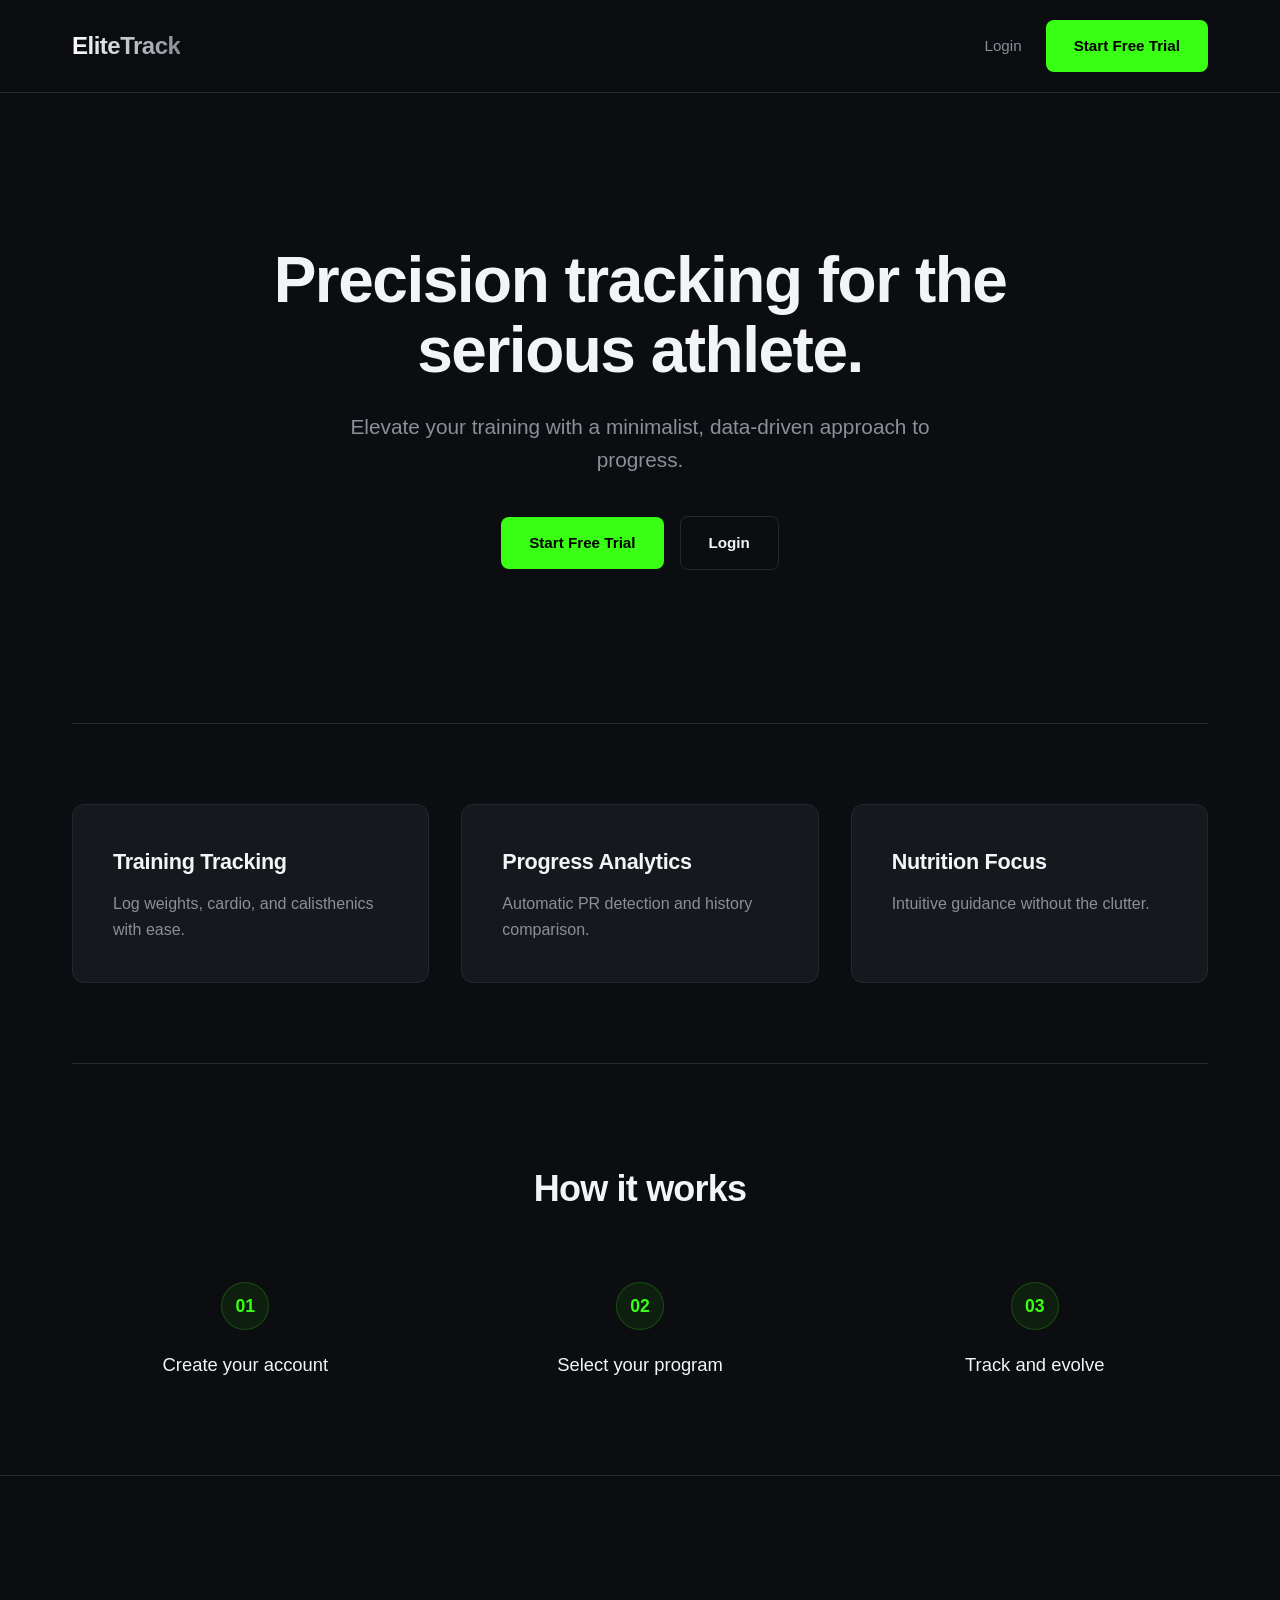
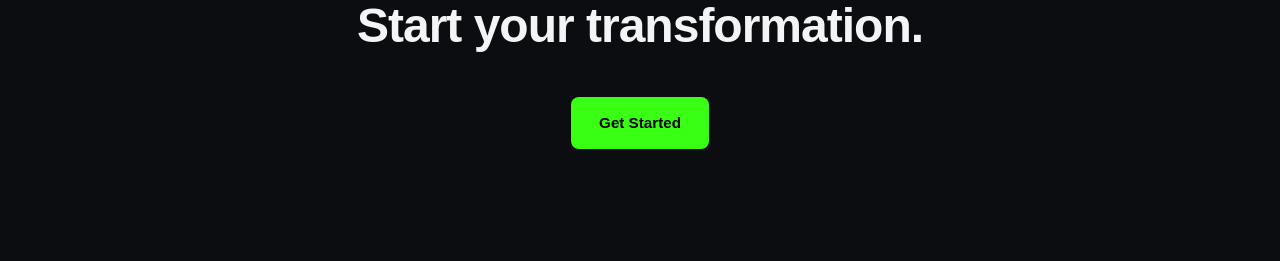
<file: index.html>
<!DOCTYPE html>
<html lang="en">

<head>
    <meta charset="UTF-8">
    <meta name="viewport" content="width=device-width, initial-scale=1.0">
    <title>EliteTrack | Modern Fitness Tracking</title>
    <link rel="stylesheet" href="styles.css">
    <link rel="manifest" href="/manifest.json">
    <meta name="theme-color" content="#000000">
</head>

<body>
    <header>
        <nav>
            <div class="logo">EliteTrack</div>
            <div class="nav-links">
                <a href="/login/">Login</a>
                <a href="/signup/" class="btn-primary">Start Free Trial</a>
            </div>
        </nav>
    </header>

    <main>
        <section class="hero">
            <h1>Precision tracking for the serious athlete.</h1>
            <p>Elevate your training with a minimalist, data-driven approach to progress.</p>
            <div class="hero-actions">
                <a href="/signup/" class="btn-primary">Start Free Trial</a>
                <a href="/login/" class="btn-secondary">Login</a>
            </div>
        </section>

        <section class="features">
            <div class="card-grid">
                <div class="card">
                    <h3>Training Tracking</h3>
                    <p>Log weights, cardio, and calisthenics with ease.</p>
                </div>
                <div class="card">
                    <h3>Progress Analytics</h3>
                    <p>Automatic PR detection and history comparison.</p>
                </div>
                <div class="card">
                    <h3>Nutrition Focus</h3>
                    <p>Intuitive guidance without the clutter.</p>
                </div>
            </div>
        </section>

        <section class="how-it-works">
            <h2>How it works</h2>
            <div class="steps">
                <div class="step"><span>01</span>
                    <p>Create your account</p>
                </div>
                <div class="step"><span>02</span>
                    <p>Select your program</p>
                </div>
                <div class="step"><span>03</span>
                    <p>Track and evolve</p>
                </div>
            </div>
        </section>
    </main>

    <footer>
        <h2>Start your transformation.</h2>
        <a href="/signup/" class="btn-primary">Get Started</a>
    </footer>
    <script>
        if ("serviceWorker" in navigator) {
            window.addEventListener("load", () => {
                navigator.serviceWorker.register("/sw.js")
                    .then((registration) => {
                        console.log("Service Worker registered:", registration);
                    })
                    .catch((error) => {
                        console.log("Service Worker registration failed:", error);
                    });
            });
        }
    </script>
</body>

</html>
</file>
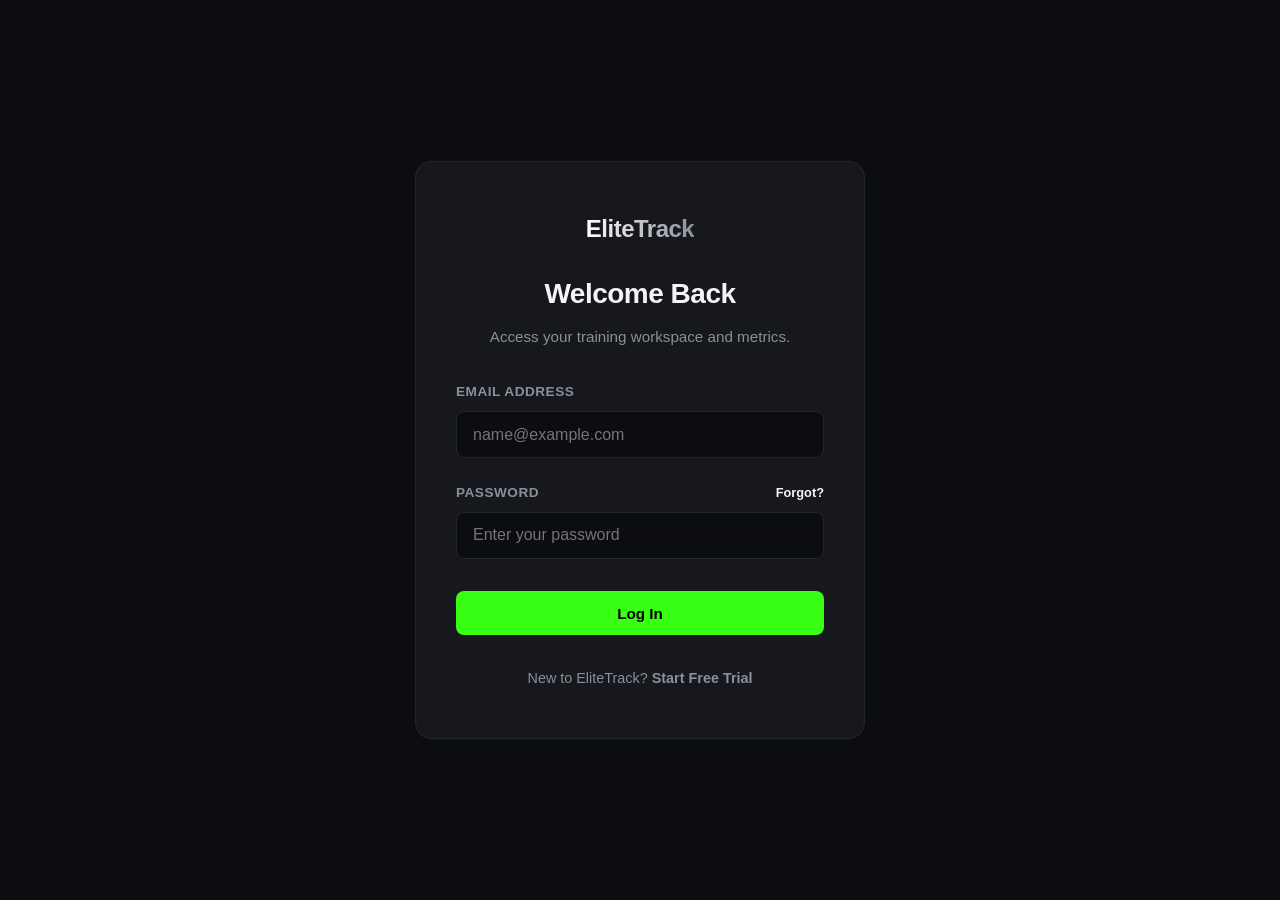
<file: login/index.html>
<!DOCTYPE html>
<html lang="en">

<head>
  <meta charset="UTF-8">
  <meta name="viewport" content="width=device-width, initial-scale=1.0">
  <title>Login | EliteTrack</title>
  <link rel="stylesheet" href="/styles.css"> <!-- Absolute path -->
  <link rel="stylesheet" href="/login/login.css"> <!-- Absolute path -->
  <link rel="manifest" href="/manifest.json">
  <meta name="theme-color" content="#000000">
</head>

<body>
  <!-- Centering Container wrapper -->
  <div class="auth-container">
    <div class="auth-card">
      <div class="auth-header">
        <a href="/" class="logo-link">EliteTrack</a>
        <h1>Welcome Back</h1>
        <p>Access your training workspace and metrics.</p>
      </div>

      <!-- Live Error/Success Output Banner -->
      <div id="errorBanner" class="error-banner hidden"></div>

      <form id="loginForm" class="auth-form">
        <div class="input-group">
          <label for="email">Email Address</label>
          <input type="email" id="email" required placeholder="name@example.com" autocomplete="email">
        </div>

        <div class="input-group">
          <div class="label-wrapper">
            <label for="password">Password</label>
            <a href="#" id="forgotPasswordBtn" class="forgot-link">Forgot?</a>
          </div>
          <input type="password" id="password" required placeholder="Enter your password"
            autocomplete="current-password">
        </div>

        <button type="submit" id="submitBtn" class="btn-primary auth-submit">
          <span id="btnText">Log In</span>
          <div id="spinner" class="spinner hidden"></div>
        </button>
      </form>

      <div class="auth-footer">
        <p>New to EliteTrack? <a href="/signup/">Start Free Trial</a></p>
      </div>
    </div>
  </div>

  <script src="/login/login.js" type="module"></script> <!-- Absolute path -->
  <script>
    if ("serviceWorker" in navigator) {
      navigator.serviceWorker.register("/sw.js");
    }
  </script>
</body>

</html>
</file>
<file: styles.css>
:root {
  --bg-main: #0c0d10;
  --bg-surface: #16181d;
  --border-subtle: #242730;
  --text-primary: #f3f4f6;
  --text-muted: #8a8f98;
  --brand-primary: #39ff14;
  --brand-hover: #29d609;
}

* {
  margin: 0;
  padding: 0;
  box-sizing: border-box;
}

body {
  font-family: -apple-system, BlinkMacSystemFont, "Segoe UI", Roboto, sans-serif;
  background-color: var(--bg-main);
  color: var(--text-primary);
  line-height: 1.6;
  overflow-x: hidden;
  -webkit-font-smoothing: antialiased;
}

main {
  max-width: 1200px;
  margin: 0 auto;
  padding: 0 2rem;
}

header {
  border-bottom: 1px solid var(--border-subtle);
  background-color: rgba(12, 13, 16, 0.8);
  backdrop-filter: blur(12px);
  position: sticky;
  top: 0;
  z-index: 100;
}

nav {
  max-width: 1200px;
  margin: 0 auto;
  display: flex;
  justify-content: space-between;
  align-items: center;
  padding: 1.25rem 2rem;
}

.logo {
  font-size: 1.5rem;
  font-weight: 800;
  letter-spacing: -0.5px;
  background: linear-gradient(90deg, #ffffff, var(--text-muted));
  -webkit-background-clip: text;
  -webkit-text-fill-color: transparent;
}

.nav-links {
  display: flex;
  align-items: center;
  gap: 1.5rem;
}

.nav-links a:not(.btn-primary) {
  color: var(--text-muted);
  text-decoration: none;
  font-weight: 500;
  font-size: 0.95rem;
  transition: color 0.2s ease;
}

.nav-links a:not(.btn-primary):hover {
  color: var(--text-primary);
}

.hero {
  display: flex;
  flex-direction: column;
  align-items: center;
  justify-content: center;
  text-align: center;
  min-height: 70vh;
  padding: 4rem 0;
  max-width: 800px;
  margin: 0 auto;
}

.hero h1 {
  font-size: clamp(2.5rem, 5vw, 4rem);
  font-weight: 800;
  line-height: 1.1;
  letter-spacing: -1.5px;
  margin-bottom: 1.5rem;
}

.hero p {
  font-size: clamp(1.1rem, 2vw, 1.3rem);
  color: var(--text-muted);
  max-width: 600px;
  margin-bottom: 2.5rem;
}

.hero-actions {
  display: flex;
  align-items: center;
  justify-content: center;
  gap: 1rem;
  width: 100%;
}

.btn-primary {
  background-color: var(--brand-primary);
  color: #000000;
  padding: 0.85rem 1.75rem;
  border-radius: 8px;
  text-decoration: none;
  font-weight: 600;
  font-size: 0.95rem;
  transition: background-color 0.2s ease, transform 0.1s ease;
  display: inline-block;
  border: none;
  cursor: pointer;
}

.btn-primary:hover {
  background-color: var(--brand-hover);
  transform: translateY(-1px);
}

.btn-secondary {
  background-color: transparent;
  color: var(--text-primary);
  padding: 0.85rem 1.75rem;
  border-radius: 8px;
  border: 1px solid var(--border-subtle);
  text-decoration: none;
  font-weight: 600;
  font-size: 0.95rem;
  transition: background-color 0.2s ease, border-color 0.2s ease;
  display: inline-block;
  cursor: pointer;
}

.btn-secondary:hover {
  background-color: var(--bg-surface);
  border-color: var(--text-muted);
}

.features {
  padding: 5rem 0;
  border-top: 1px solid var(--border-subtle);
}

.card-grid {
  display: grid;
  grid-template-columns: repeat(auto-fit, minmax(300px, 1fr));
  gap: 2rem;
}

.card {
  background-color: var(--bg-surface);
  padding: 2.5rem;
  border-radius: 12px;
  border: 1px solid var(--border-subtle);
  transition: transform 0.2s ease, border-color 0.2s ease;
}

.card:hover {
  transform: translateY(-4px);
  border-color: rgba(57, 255, 20, 0.3);
}

.card h3 {
  font-size: 1.35rem;
  font-weight: 700;
  margin-bottom: 0.75rem;
  letter-spacing: -0.3px;
}

.card p {
  color: var(--text-muted);
  font-size: 1rem;
}

.how-it-works {
  padding: 6rem 0;
  border-top: 1px solid var(--border-subtle);
  text-align: center;
}

.how-it-works h2 {
  font-size: 2.25rem;
  font-weight: 800;
  letter-spacing: -0.8px;
  margin-bottom: 4rem;
}

.steps {
  display: flex;
  justify-content: space-between;
  align-items: flex-start;
  gap: 3rem;
}

.step {
  flex: 1;
  display: flex;
  flex-direction: column;
  align-items: center;
  text-align: center;
}

.step span {
  font-size: 1.1rem;
  font-weight: 700;
  color: var(--brand-primary);
  background-color: rgba(57, 255, 20, 0.08);
  border: 1px solid rgba(57, 255, 20, 0.2);
  width: 48px;
  height: 48px;
  display: flex;
  align-items: center;
  justify-content: center;
  border-radius: 50%;
  margin-bottom: 1.25rem;
}

.step p {
  font-size: 1.15rem;
  font-weight: 500;
  color: var(--text-primary);
}

footer {
  padding: 7rem 0;
  border-top: 1px solid var(--border-subtle);
  text-align: center;
  display: flex;
  flex-direction: column;
  align-items: center;
  justify-content: center;
}

footer h2 {
  font-size: clamp(2rem, 4vw, 3rem);
  font-weight: 800;
  letter-spacing: -1px;
  margin-bottom: 2rem;
}

.dashboard-grid {
  display: grid;
  grid-template-columns: 1fr;
  gap: 2rem;
  width: 100%;
  margin: 0 auto;
}

@media (min-width: 768px) {
  .dashboard-grid {
    grid-template-columns: 1.2fr 0.8fr;
  }
}

.hidden {
  display: none !important;
}

@media (max-width: 768px) {
  nav {
    padding: 1rem;
  }

  main {
    padding: 0 1.25rem;
  }

  .hero {
    min-height: 60vh;
    padding: 3rem 0;
  }

  .hero-actions {
    flex-direction: column;
    gap: 0.75rem;
  }

  .btn-primary,
  .btn-secondary {
    width: 100%;
    text-align: center;
  }

  .steps {
    flex-direction: column;
    align-items: center;
    gap: 2.5rem;
  }

  .step {
    width: 100%;
  }
}

/* ==========================================================================
   Light Mode Theme Overrides (For both Clients & Coaches)
   ========================================================================== */
body.light-mode {
  --bg-main: #f9fafb;
  --bg-surface: #ffffff;
  --border-subtle: #e5e7eb;
  --text-primary: #111827;
  --text-muted: #6b7280;
}

body.light-mode .card,
body.light-mode .athlete-roster-item,
body.light-mode .history-day-card {
  background: var(--bg-surface) !important;
  color: var(--text-primary) !important;
  border-color: var(--border-subtle) !important;
}

body.light-mode h2,
body.light-mode h3,
body.light-mode h4,
body.light-mode strong,
body.light-mode label,
body.light-mode span:not(.category-tag) {
  color: var(--text-primary) !important;
}

body.light-mode .day-card-header {
  background: rgba(0, 0, 0, 0.02) !important;
}

body.light-mode .day-card-details {
  background: rgba(0, 0, 0, 0.04) !important;
}


/* ==========================================================================
   7 Custom White-Label Preset Themes (Coaches & Clients)
   ========================================================================== */

/* 1. Classic Obsidian (Default) */
[data-theme="classic"] {
  --bg-main: #0c0d10;
  --bg-surface: #16181d;
  --border-subtle: #242730;
  --text-primary: #f3f4f6;
  --text-muted: #8a8f98;
  --brand-primary: #39ff14;
  --brand-hover: #29d609;
}

/* 2. Sleek (Slate & Blue) */
[data-theme="sleek"] {
  --bg-main: #0f172a;
  --bg-surface: #1e293b;
  --border-subtle: #334155;
  --text-primary: #f8fafc;
  --text-muted: #94a3b8;
  --brand-primary: #38bdf8;
  --brand-hover: #0ea5e9;
}

/* 3. Modern (Electric Indigo) */
[data-theme="modern"] {
  --bg-main: #09090b;
  --bg-surface: #18181b;
  --border-subtle: #27272a;
  --text-primary: #fafafa;
  --text-muted: #a1a1aa;
  --brand-primary: #6366f1;
  --brand-hover: #4f46e5;
}

/* 4. Minimalist (Monochrome Warm Light-Mode) */
[data-theme="minimalist"] {
  --bg-main: #f5f5f4;
  --bg-surface: #ffffff;
  --border-subtle: #e7e5e4;
  --text-primary: #1c1917;
  --text-muted: #78716c;
  --brand-primary: #292524;
  --brand-hover: #44403c;
}

/* 5. Functional (Steel & Teal) */
[data-theme="functional"] {
  --bg-main: #111827;
  --bg-surface: #1f2937;
  --border-subtle: #374151;
  --text-primary: #f9fafb;
  --text-muted: #9ca3af;
  --brand-primary: #0d9488;
  --brand-hover: #0f766e;
}

/* 6. Elegant (Midnight Navy & Luxury Gold) */
[data-theme="elegant"] {
  --bg-main: #090d16;
  --bg-surface: #111726;
  --border-subtle: #1d273b;
  --text-primary: #f1f5f9;
  --text-muted: #64748b;
  --brand-primary: #fbbf24;
  --brand-hover: #f59e0b;
}

/* 7. Innovative (Synthwave Purple & Pink) */
[data-theme="innovative"] {
  --bg-main: #120024;
  --bg-surface: #22003c;
  --border-subtle: #380061;
  --text-primary: #ffffff;
  --text-muted: #b58cd6;
  --brand-primary: #ff007f;
  --brand-hover: #d6006a;
}
</file>
<file: login/login.css>
/* Ensure form controls inherit global obsidian styling */
/* Ensure form controls inherit global obsidian styling */
input, button {
  font-family: inherit;
}

.auth-container {
  display: flex;
  align-items: center;
  justify-content: center;
  min-height: 100vh;
  padding: 2rem 1.25rem;
}

.auth-card {
  background-color: var(--bg-surface);
  border: 1px solid var(--border-subtle);
  border-radius: 16px;
  padding: 3rem 2.5rem;
  width: 100%;
  max-width: 450px;
}

.auth-header {
  text-align: center;
  margin-bottom: 2rem;
}

.logo-link {
  text-decoration: none;
  font-size: 1.5rem;
  font-weight: 800;
  letter-spacing: -0.5px;
  background: linear-gradient(90deg, #ffffff, var(--text-muted));
  -webkit-background-clip: text;
  -webkit-text-fill-color: transparent;
  display: inline-block;
  margin-bottom: 1.5rem;
}

.auth-header h1 {
  font-size: 1.75rem;
  font-weight: 800;
  letter-spacing: -0.5px;
  margin-bottom: 0.5rem;
}

.auth-header p {
  color: var(--text-muted);
  font-size: 0.95rem;
}

/* Form Layout */
.auth-form {
  display: flex;
  flex-direction: column;
  gap: 1.5rem;
}

.input-group {
  display: flex;
  flex-direction: column;
  gap: 0.5rem;
}

.label-wrapper {
  display: flex;
  justify-content: space-between;
  align-items: center;
}

.forgot-link {
  font-size: 0.8rem;
  color: var(--accent-neon);
  text-decoration: none;
  font-weight: 600;
  transition: color 0.2s ease;
}

.forgot-link:hover {
  text-decoration: underline;
  color: var(--accent-hover);
}

.input-group label {
  font-size: 0.85rem;
  font-weight: 600;
  text-transform: uppercase;
  letter-spacing: 0.5px;
  color: var(--text-muted);
}

.input-group input {
  background-color: var(--bg-main);
  border: 1px solid var(--border-subtle);
  border-radius: 8px;
  padding: 0.85rem 1rem;
  color: var(--text-primary);
  font-size: 1rem;
  transition: border-color 0.2s ease, box-shadow 0.2s ease;
}

.input-group input:focus {
  outline: none;
  border-color: var(--accent-neon);
  box-shadow: 0 0 0 2px rgba(57, 255, 20, 0.1);
}

/* Interactive CTA Button */
.auth-submit {
  width: 100%;
  display: flex;
  align-items: center;
  justify-content: center;
  gap: 0.75rem;
  cursor: pointer;
  border: none;
  margin-top: 0.5rem;
}

/* System Alerts and Transitions */
.error-banner {
  background-color: rgba(239, 68, 68, 0.1);
  border: 1px solid rgba(239, 68, 68, 0.2);
  color: #ef4444;
  padding: 0.85rem 1rem;
  border-radius: 8px;
  font-size: 0.9rem;
  font-weight: 500;
  margin-bottom: 1.5rem;
  text-align: center;
}

.hidden {
  display: none !important;
}

.auth-footer {
  text-align: center;
  margin-top: 2rem;
  font-size: 0.9rem;
  color: var(--text-muted);
}

.auth-footer a {
  color: var(--accent-neon);
  text-decoration: none;
  font-weight: 600;
}

.auth-footer a:hover {
  text-decoration: underline;
}

/* Rotating Loader Element */
.spinner {
  width: 18px;
  height: 18px;
  border: 2px solid #000000;
  border-bottom-color: transparent;
  border-radius: 50%;
  animation: rotation 0.6s linear infinite;
}

@keyframes rotation {
  0% { transform: rotate(0deg); }
  100% { transform: rotate(360deg); }
}
</file>
